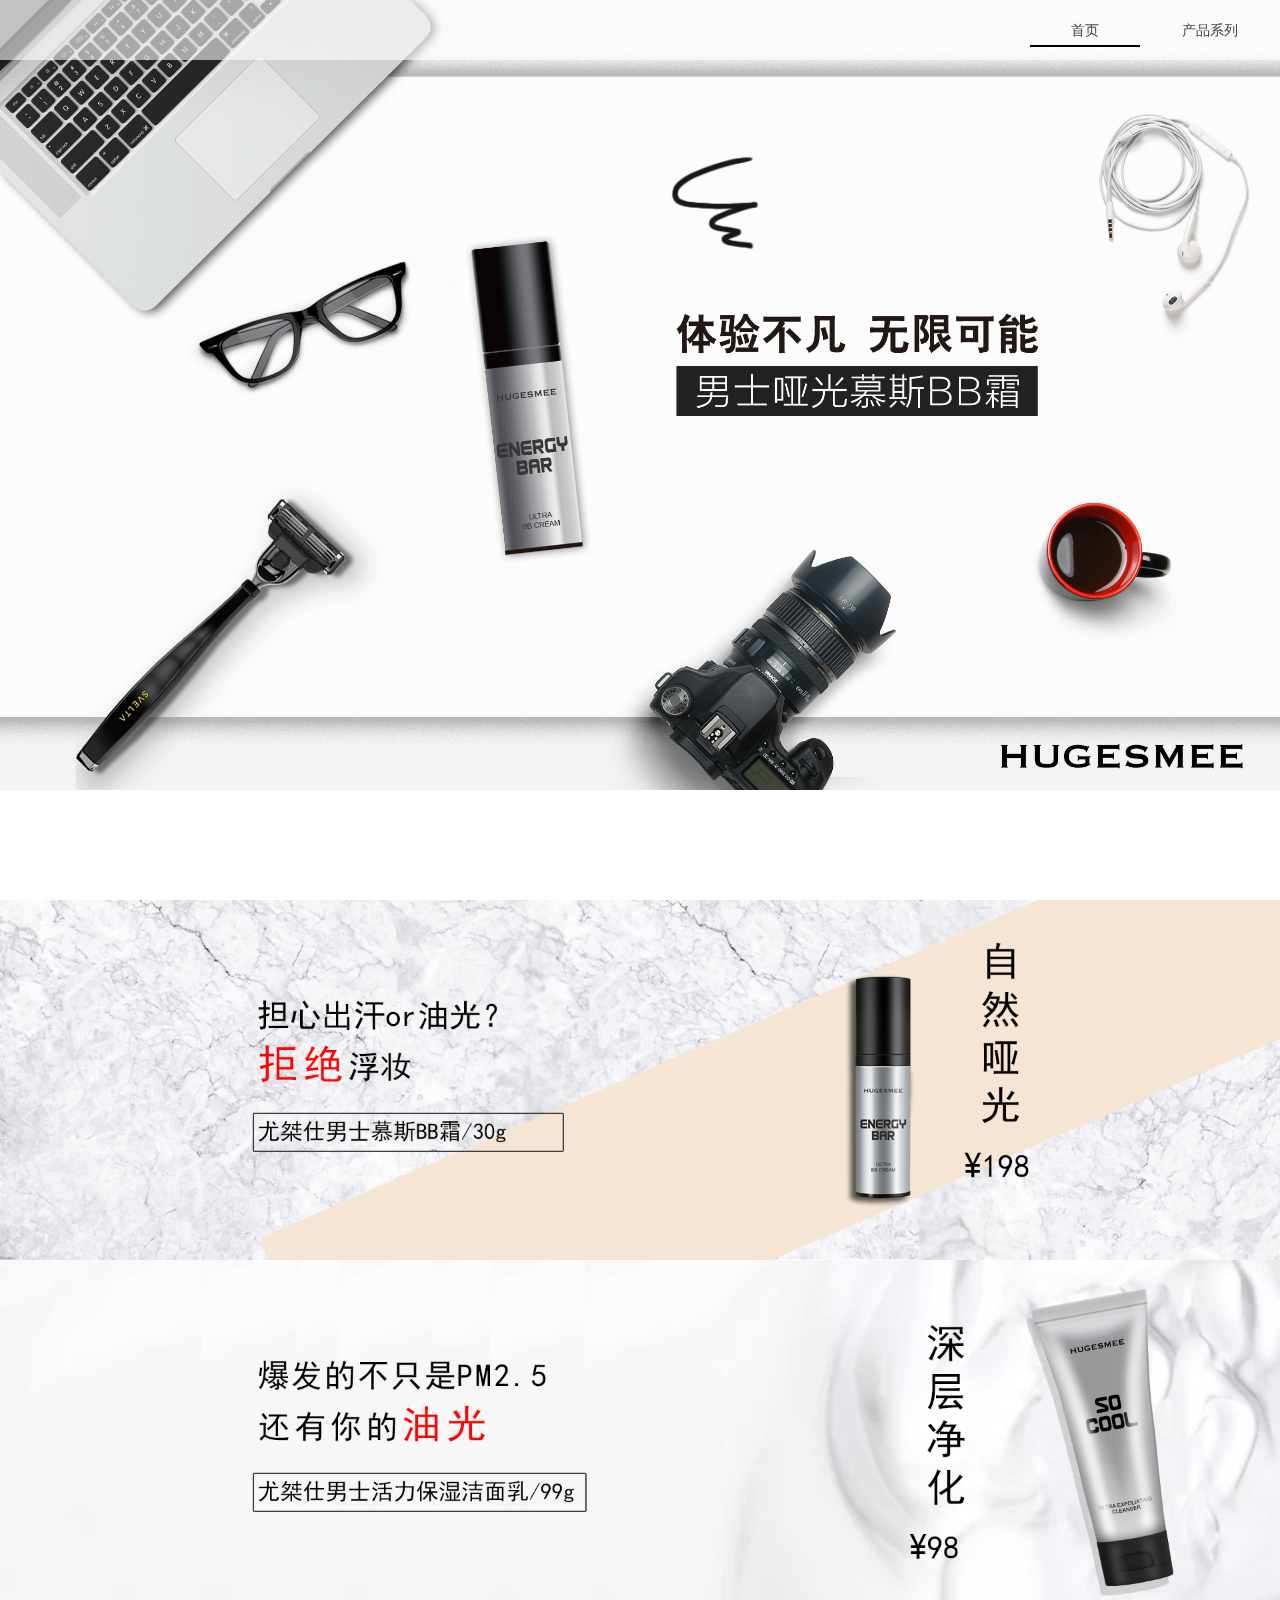
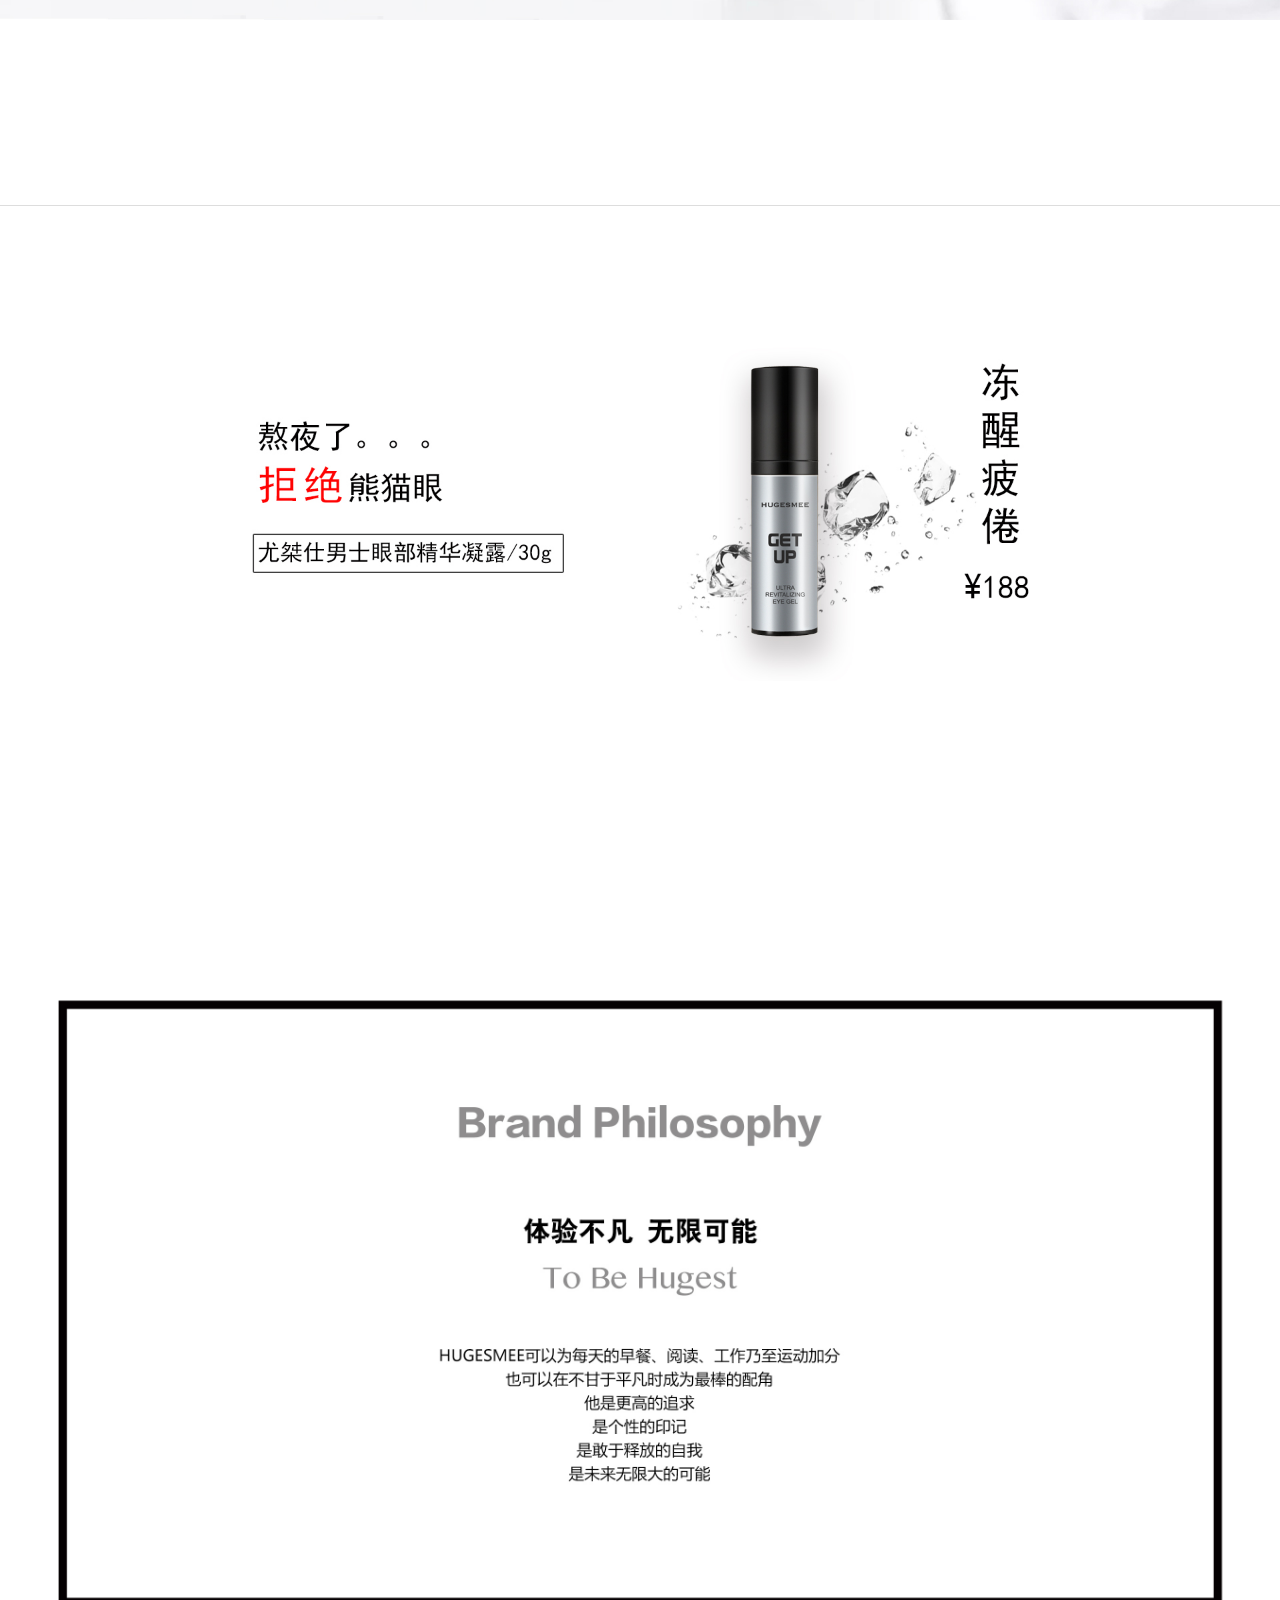
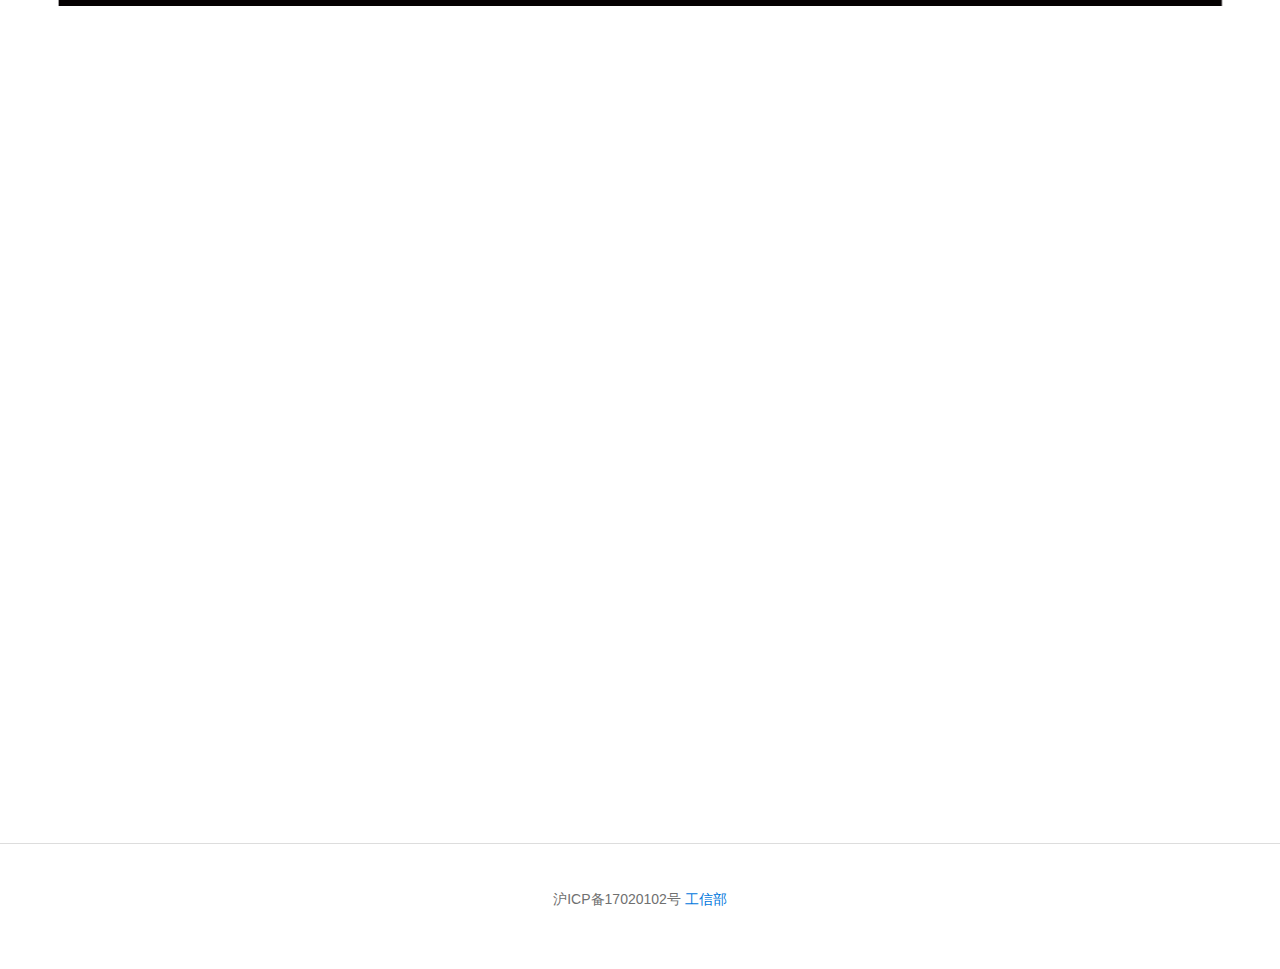
<file: index.html>
<!DOCTYPE html>
<html>
<head>
    <META http-equiv="X-UA-Compatible" content="IE=9" />
    <meta http-equiv="Content-Type" content="text/html; charset=utf-8" />
    <meta http-equiv="Access-Control-Allow-Origin" content="*">
    <meta content="HUGESMEE是路铂国际贸易(上海)有限公司旗下的男士护肤品牌，倡导男士不凡生活新主张的品牌理念，提供适合男士的精致产品。秉承自然 舒适的护肤态度，让生活释放自由与真我。" name="Description" />
    <meta content="Hugesmee,尤桀仕,男士BB霜,男士洁面乳,男士护肤,男士化妆,勇敢在一起,小麦色,裸妆" name="Keywords" />
    <meta content="HUGESMEE是路铂国际贸易(上海)有限公司旗下的男士护肤品牌，倡导男士不凡生活新主张的品牌理念，提供适合男士的精致产品。秉承自然 舒适的护肤态度，让生活释放自由与真我。" name="searchtitle" />
    <meta content="all" name="robots" />
    <meta name="renderer" content="webkit">
    <link rel="shortcut icon" href="favicon.ico">
    <title>HUGESMEE官网—男士不凡生活新主张</title>
    <script src="js/jquery-1.11.2.min.js"></script>
    <link rel="stylesheet" href="css/uikit.almost-flat.min.css" />
    <link rel="stylesheet" href="css/components/sticky.min.css" />
    <script src="js/uikit.min.js"></script>
    <script src="js/components/sticky.min.js"></script>
    <script src="js/components/parallax.min.js"></script>
    <style type="text/css">
        body{
            /*font-family: "黑体"*/
        }
        .menu_bg{
            position: fixed;
            width:100%;
            height: 60px;
            z-index: 998;
            background: white;
            filter:alpha(opacity=60);
            -moz-opacity:0.6;
            -khtml-opacity: 0.6;
            opacity: 0.6;
            /*border:1px red  solid;*/
        }
        .menu ul{
            position: fixed;
            right:0;
            top:0;
            padding:0 0 0 0;
            height: 30px;
            /*background: #EEEEEE*/
            width: 100%;
            z-index: 999;
            /*background: #CCCCCC;*/
        }
        .menu ul li{
            float:right;
            width: 100px;
            list-style: none;
            text-align: center;
            padding:5px;
            margin-right:15px ;
        }
        .menu ul li:hover{
            border-bottom: 2px black solid;
            cursor: pointer;
            font-weight: bold;
        }
        .active{
            border-bottom: 2px black solid;
        }
        .item {
            position: relative;
            /*padding-bottom: 47.97%;
            width: 100%;
            height: 0;
            background:url(images/banner.png)  fixed center center no-repeat;
            background-size:cover;
            border:1px white solid;
            background-attachment:scroll;
            z-index: -3;*/
        }
        .sp {
            /*position: relative;
            padding-bottom: 47.97%;
            width: 100%;
            height: 0;
            background:url(images/sp_bj.png)  fixed center center no-repeat;
            background-size:cover;
            border:1px white solid;
            margin-bottom: 100px;*/
            width: 100%;
            height: 600px;
            background:url(images/sp_bj.png)  fixed center center no-repeat;
        }
        .logo{
            position: relative;
            margin-top: 300px;
            width: 150px
        }
        .item1{
            height:auto;
            background: #FFFFFF;
            padding:100px 0 170px 0 ;
        }
        .product_title{
            color:#666666;
            margin-top: 350px;
            font-size: 1.85em;
            font-weight: bold;
        }
        .product_sub_tiltle{
            color:#999999;line-height:30px;font-size: 16px;
        }
        .mb{
            -webkit-text-shadow:#F9F9F9 1px 0 0,#F9F9F9 0 1px 0,#F9F9F9 -1px 0 0,#F9F9F9 0 -1px 0;
            -moz-text-shadow:#F9F9F9 1px 0 0,#F9F9F9 0 1px 0,#F9F9F9 -1px 0 0,#F9F9F9 0 -1px 0;
            text-shadow:#F9F9F9 1px 0 0,#F9F9F9 0 1px 0,#F9F9F9 -1px 0 0,#F9F9F9 0 -1px 0;
            *filter: Glow(Color=#000, Strength=1);
        }
        .sp_player{
            /*margin-top: 4em;*/
        }
        .bottom{
            color:#707070;
        }
        .price{font-size: 4em;color:#bb9f77;}
        .button{width: 12%;background: black;height: 40px;line-height: 40px;color:white;float: auto;margin-top: 30px;cursor: pointer;}
        #i1{z-index: 0;position: relative;}
        #i2{z-index: 997;height: auto;position: relative; background: white}
    </style>
</head>

<body>

<nav class="uk-width-1-1 menu">
    <div class="menu_bg"></div>
    <ul>
        <li onclick="goUrl('about.html')">产品系列</li>
        <!--<li onclick="goUrl('http://anymood2016.taobao.com')">品牌专区</li>-->
        <li class="active">首页</li>
    </ul>
</nav>
<div class="uk-width-1-1 uk-text-center item" style="" id="i1">
    <a href="" target="_blank"><img src="images/banner.png"></a>
</div>
<div  id="i2">
    <div class="uk-width-1-1 uk-text-center item1" data-uk-scrollspy="{cls:'uk-animation-fade', target:'.my-class', delay:500}">
        <a href="" target="_blank"><img class="my-class" src="images/bb.jpg" width="" alt=""></a>
        <img src="images/KV3.jpg" alt="" width="">
        <!-- <h1 class="product_title my-class">用我们的BB霜<br />你可以特别自豪地说：老娘是直男</h1>
        <h4 class="product_sub_tiltle my-class"> 意大利化妆品名厂莹特丽出品，更细腻的粉质，更清爽的质地，<br />更适合男士的专属BB霜配方<br />自然妆感，遮盖瑕疵，不遮男人味。轻轻一抹，即刻拥有好肤色</h4> -->
    </div>
    <hr />
    <div class="uk-width-1-1 uk-text-center item1">
        <a href="" target="_blank"><img src="images/jm.jpg" alt=""></a>
        <br>
        <!-- <img src="images/KV5.jpg" alt="" width=""> -->
    </div>
    <div class="uk-width-1-1 uk-text-center item1">
        <a href="" target="_blank"><img src="images/xz.jpg" alt=""></a>
        <br>
        <!-- <img src="images/KV7.jpg" alt="" width=""> -->
    </div>
    <div class="uk-width-1-1 uk-text-center sp uk-vertical-align uk-height-1-1" id="i3">
        <!-- <div class="uk-width-1-2 uk-container-center uk-vertical-align-middle sp_player"><embed src="http://player.youku.com/player.php/sid/XMTM5NDIyNDY4OA==/v.swf" allowFullScreen="true" quality="high" width="640" height="400" align="middle" allowScriptAccess="always" type="application/x-shockwave-flash"></embed></div> -->
    </div>
    <hr />
    <!-- <div class="uk-width-1-1 uk-grid uk-text-center uk-margin-top bottom" style="padding-top:40px;">
        <div class="uk-width-1-4">微信:<a href="#wechat" data-uk-modal>HUGESMEE</a></div>
        <div class="uk-width-1-4">微博:</div>
        <div class="uk-width-1-4">合作:<a href="mailto:samuel.wang@hugesmee.com">samuel.wang@hugesmee.com</a></div>
        <div class="uk-width-1-4">电话:</div>
    </div> -->

    <div class="uk-width-1-1 uk-text-center uk-margin-top bottom" style="padding:30px 0 60px 0;">
         沪ICP备17020102号&nbsp;<a href="http://www.miitbeian.gov.cn/" target="_blank">工信部</a>
    </div>
</div>


<!-- 模态对话框 -->
<div id="wechat" class="uk-modal">
    <div class="uk-modal-dialog uk-modal-dialog-lightbox uk-text-center">
        <a href="" class="uk-modal-close uk-close uk-close-alt"></a>
        <img src="images/qrcode.jpg" alt=""><br />
        <h2>扫码关注我们微信服务号</h2>
    </div>
</div>

<script type="text/javascript">
    var sceneBack = document.getElementById('i1'),
            sceneCenter = document.getElementById('i2');
    // var i3 = document.getElementById('i3');

    var old_top1 = 0;
    old_top2 = 10;
    // var old_top3 = 4000;

    addEvent(window,'scroll',onScroll);
    onScroll();

    function onScroll(e){
        var scrollTop = document.documentElement.scrollTop || document.body.scrollTop;
        sceneBack.style.top = old_top1+scrollTop*.9+'px';
        sceneCenter.style.top = old_top2+scrollTop*.3+'px';
        // i3.style.top = old_top3+scrollTop*.5+'px';
    }

    function addEvent(eventTarget, eventType, eventHandler) {
        if (eventTarget.addEventListener) {
            eventTarget.addEventListener(eventType, eventHandler, false);
        } else {
            if (eventTarget.attachEvent) {
                eventType = "on" + eventType;
                eventTarget.attachEvent(eventType, eventHandler);
            } else {
                eventTarget["on" + eventType] = eventHandler;
            }
        }
    }
    function goUrl(url){
        window.location.href=url;
    }
</script>

</body>
</html>
</file>
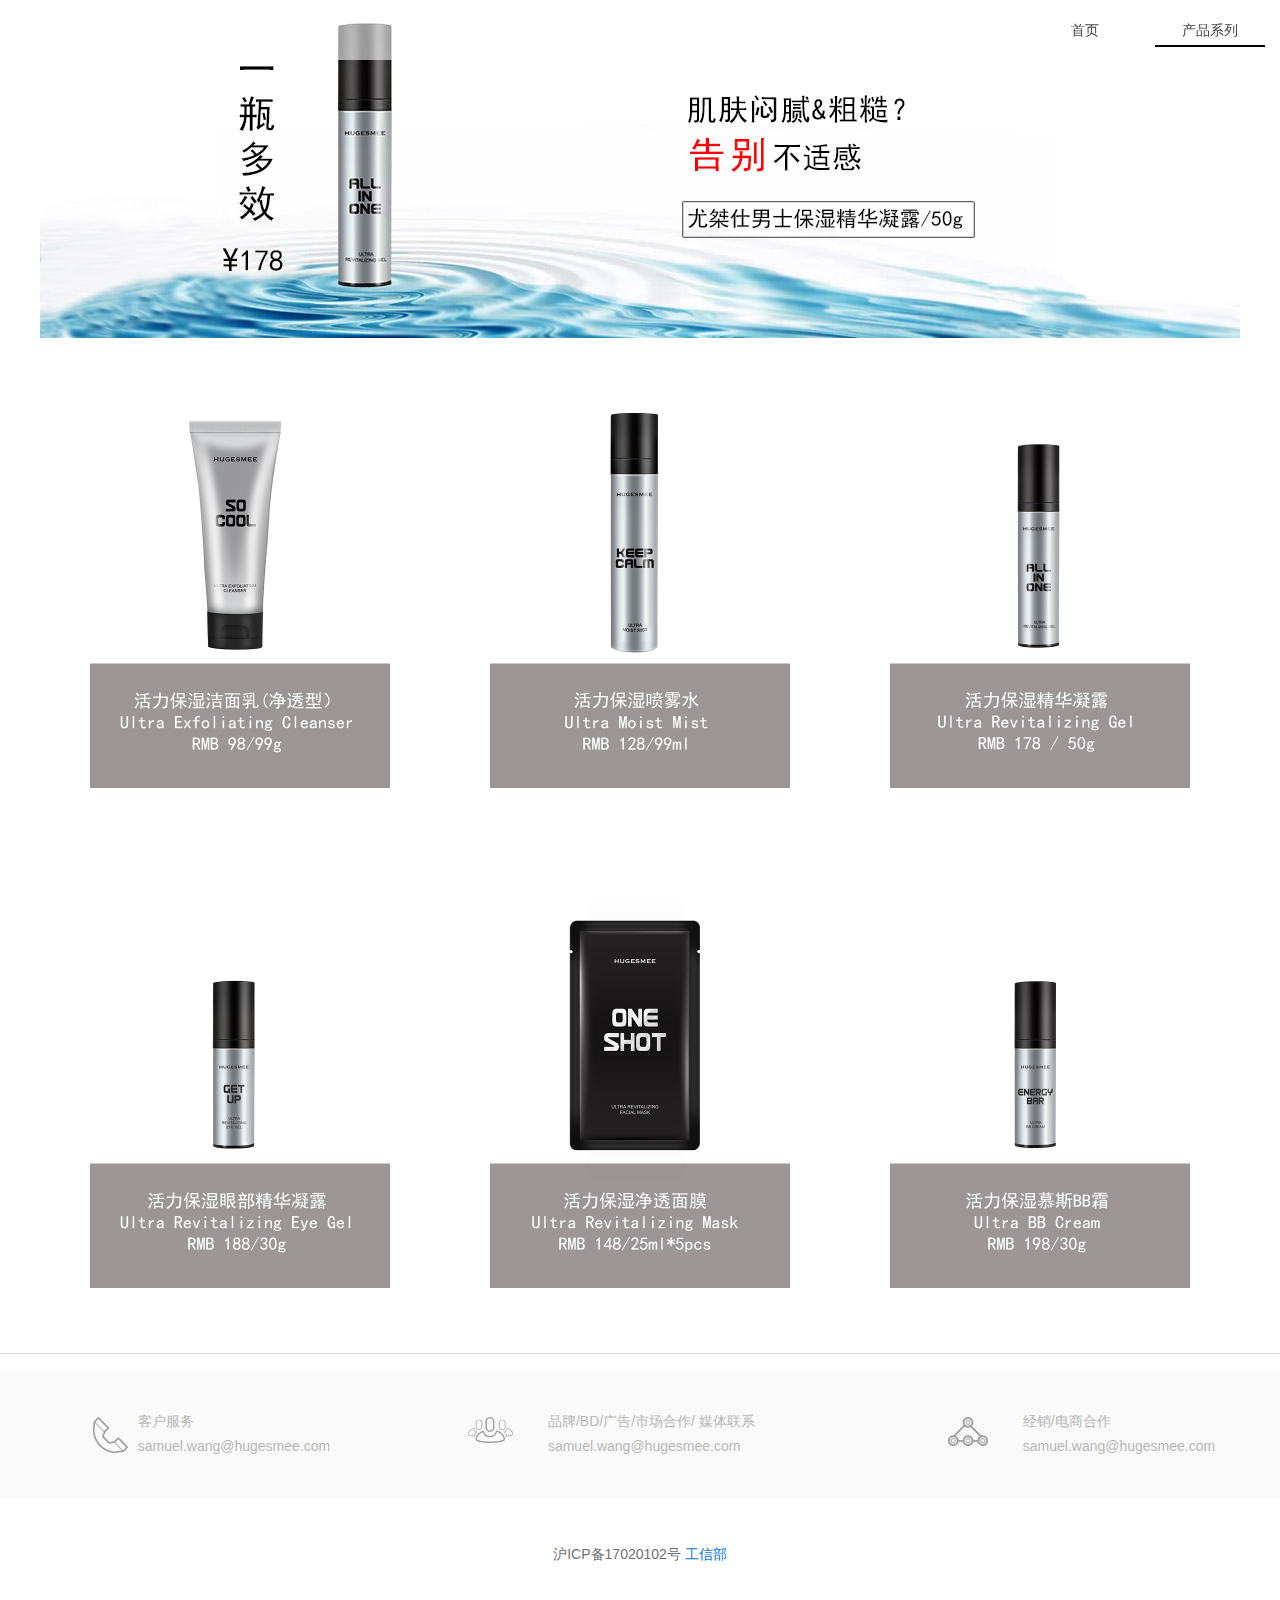
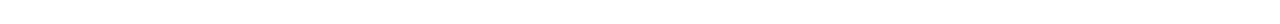
<file: about.html>
<!DOCTYPE html>
<html>
<head>
    <META http-equiv="X-UA-Compatible" content="IE=9" />
    <meta http-equiv="Content-Type" content="text/html; charset=utf-8" />
    <meta http-equiv="Access-Control-Allow-Origin" content="*">
    <meta content="HUGESMEE是路铂国际贸易(上海)有限公司旗下的男士护肤品牌，倡导男士不凡生活新主张的品牌理念，提供适合男士的精致产品。秉承自然 舒适的护肤态度，让生活释放自由与真我。" name="Description" />
    <meta content="Hugesmee,尤桀仕,男士BB霜,男士洁面乳,男士护肤,男士化妆,勇敢在一起,小麦色,裸妆" name="Keywords" />
    <meta content="HUGESMEE是路铂国际贸易(上海)有限公司旗下的男士护肤品牌，倡导男士不凡生活新主张的品牌理念，提供适合男士的精致产品。秉承自然 舒适的护肤态度，让生活释放自由与真我。" name="searchtitle" />

    <meta content="all" name="robots" />
    <meta name="renderer" content="webkit">
    <link rel="shortcut icon" href="favicon.ico">
    <title>HUGESMEE官网—男士不凡生活新主张</title>
    <script src="js/jquery-1.11.2.min.js"></script>
    <link rel="stylesheet" href="css/uikit.almost-flat.min.css" />
    <link rel="stylesheet" href="css/about.css" />
    <script src="js/uikit.min.js"></script>
    <style type="text/css">
        body{
            /*font-family: "黑体"*/
        }
        .menu_bg{
            position: fixed;
            width:100%;
            height: 60px;
            z-index: 998;
            background: white;
            filter:alpha(opacity=60);
            -moz-opacity:0.6;
            -khtml-opacity: 0.6;
            opacity: 0.6;
            /*border:1px red  solid;*/
        }
        .menu ul{
            position: fixed;
            right:0;
            top:0;
            padding:0 0 0 0;
            height: 30px;
            /*background: #EEEEEE*/
            width: 100%;
            z-index: 999;
            /*background: #CCCCCC;*/
        }
        .menu ul li{
            float:right;
            width: 100px;
            list-style: none;
            text-align: center;
            padding:5px;
            margin-right:15px ;
        }
        .menu ul li:hover{
            border-bottom: 2px black solid;
            cursor: pointer;
            font-weight: bold;
        }
        .active{
            border-bottom: 2px black solid;
        }
        .item {
            position: relative;
            padding-bottom: 58.97%;
            width: 100%;
            height: 0;
            background:url(images/stone.png) fixed center center no-repeat;
            background-size:cover;
            border:1px white solid;
            background-attachment:scroll;
            z-index: -3;
        }
        .sp {
            position: relative;
            padding-bottom: 47.97%;
            width: 100%;
            height: 0;
            background:url(images/sp_bj.png)  fixed center center no-repeat;
            background-size:cover;
            border:1px white solid;
            margin-bottom: 100px;
        }
        .logo{
            position: relative;
            margin-top: 300px;
            width: 150px
        }
        .item1{
            height:auto;
            background: #FFFFFF;
            padding:70px 0 70px 0 ;
        }
        .product_title{
            color:#4d4d4d;
        }
        .product_sub_tiltle{
            color:#979797;line-height:30px;margin-top:70px
        }
        .about_title{
            color:#979797;
            border: lighter;
            font-size: 5em;
        }
        .about_sub_tiltle{
            color:#4d4d4d;line-height:30px;margin-top:70px
        }
        .mb{
            -webkit-text-shadow:#F9F9F9 1px 0 0,#F9F9F9 0 1px 0,#F9F9F9 -1px 0 0,#F9F9F9 0 -1px 0;
            -moz-text-shadow:#F9F9F9 1px 0 0,#F9F9F9 0 1px 0,#F9F9F9 -1px 0 0,#F9F9F9 0 -1px 0;
            text-shadow:#F9F9F9 1px 0 0,#F9F9F9 0 1px 0,#F9F9F9 -1px 0 0,#F9F9F9 0 -1px 0;
            *filter: Glow(Color=#000, Strength=1);
        }
        .sp_player{
            margin-top: 4em;
        }
        .bottom{
            color:#707070;
        }
        .h1{font-size: 3em;}
        .price{font-size: 4em;color:#bb9f77;}
        .button{width: 12%;background: black;height: 40px;line-height: 40px;color:white;float: auto;margin-top: 30px;cursor: pointer;}
        /*视差滚动两个容器*/
        #i1{z-index: 0;position: relative;}
        #i2{z-index: 997;height: auto;position: relative; background: white}
        /*标题两边短线*/
        .short-line{ display: block; width: 70px; height: 20px; border-bottom: 2px #eeeeee solid;}
        .float-left{float: left}
        .float-right{float: right}
        /*圆形边框 */
        .border-radius{border-radius:50%; border:7px #e3e3e3 solid;}
        .about-image{margin-top: 4em; width: 40%}
        .icon{padding-top:8px;}
        .icon-text{line-height: 1.8em;color:#b6b6b6;}
    </style>
</head>

<body>
<nav class="uk-width-1-1 menu">
    <div class="menu_bg"></div>
    <ul>
        <li class="active">产品系列</li>
        <!--<li onclick="goUrl('http://anymood2016.taobao.com')">产品购买</li>-->
        <li onclick="goUrl('index.html')">首页</li>
    </ul>
</nav>

<div  id="i2">
  <div class="new-banner">
  </div>
  <div class="product-frame">
    <div class="product-item-n">
      <img src="images/img_n_1.jpg">
    </div>
    <div class="product-item-n">
      <img src="images/img_n_2.jpg">
    </div>
    <div class="product-item-n">
      <img src="images/img_n_3.jpg">
    </div>
    <div class="product-item-n">
      <img src="images/img_n_4.jpg">
    </div>
    <div class="product-item-n">
      <img src="images/img_n_5.jpg">
    </div>
    <div class="product-item-n">
      <img src="images/img_n_6.jpg">
    </div>
    <!-- <div class="product-item">
      <div class="product-top">
        <img src="images/img_p_1.jpg">
      </div>
      <div class="product-bottom">
        活力保湿洁面乳(净透型) <br>
        Ultra Exfoliating Cleanser<br>
        RMB 118/99g<br>
      </div>
    </div>

    <div class="product-item">
      <div class="product-top">
        <img src="images/img_p_2.jpg">
      </div>
      <div class="product-bottom">
        活力保湿喷雾水<br>
        Ultra Moist Mist<br>
        RMB 138/99ml<br>
      </div>
    </div>

    <div class="product-item">
      <div class="product-top">
        <img src="images/img_p_3.jpg">
      </div>
      <div class="product-bottom">
        活力保湿精华凝露<br>
        Ultra Revitalizing Gel<br>
        RMB 178/50g<br>
      </div>
    </div>
    <div class="product-item">
      <div class="product-top">
        <img src="images/img_p_4.jpg">
      </div>
      <div class="product-bottom">
        活力保湿眼部精华凝露<br>
        Ultra Revitalizing Eye Gel<br>
        RMB 178/30g<br>
      </div>
    </div>

    <div class="product-item">
      <div class="product-top">
        <img src="images/img_p_5.jpg">
      </div>
      <div class="product-bottom">
        活力保湿净透面膜 <br>
        Ultra Revitalizing Mask<br>
        RMB 148/25ml*5pcs<br>
      </div>
    </div>

    <div class="product-item">
      <div class="product-top">
        <img src="images/img_p_6.jpg">
      </div>
      <div class="product-bottom">
        活力保湿慕斯BB霜 <br>
        Ultra BB Cream<br>
        RMB 198/30g<br>
      </div>
    </div> -->

      <div class="clear"></div>
  </div>



    <hr />
    <div class="uk-grid uk-text-left uk-margin-top bottom" style="padding:40px 0 40px 0; background:#FAFAFA">
        <div class="uk-width-1-3">
            <div class="uk-grid uk-grid-small">
                <div class="uk-width-1-3 uk-text-right icon">
                    <span><img src="images/icon-phone.png" style="width:35px"></span>
                </div>
                <div class="uk-width-2-3 icon-text" >客户服务<br />samuel.wang@hugesmee.com</div>

            </div>
        </div>
        <div class="uk-width-1-3">
            <div class="uk-grid">
                <div class="uk-width-1-4 uk-text-right icon">
                    <span><img src="images/icon-2.png" style="width:45px"></span>
                </div>
                <div class="uk-width-3-4 icon-text">品牌/BD/广告/市场合作/ 媒体联系<br />
                    samuel.wang@hugesmee.com</div>

            </div>
        </div>
        <div class="uk-width-1-3">
            <div class="uk-grid">
                <div class="uk-width-1-3 uk-text-right icon">
                    <span><img src="images/icon-3.png" style="width:40px"></span>
                </div>
                <div class="uk-width-2-3 icon-text">经销/电商合作<br />samuel.wang@hugesmee.com</div>

            </div>
        </div>
    </div>
    <!-- <div class="uk-width-1-1 uk-grid uk-text-center uk-margin-top bottom" style="padding-top:40px;">
        <div class="uk-width-1-4">微信:<a href="#wechat" data-uk-modal>HUGESMEE</a></div>
        <div class="uk-width-1-4">微博:</div>
        <div class="uk-width-1-4">合作:<a href="mailto:samuel.wang@hugesmee.com">samuel.wang@hugesmee.com</a></div>
        <div class="uk-width-1-4">电话:</div>
    </div> -->

    <div class="uk-width-1-1 uk-text-center uk-margin-top bottom" style="padding:30px 0 60px 0;">
        沪ICP备17020102号&nbsp;<a href="http://www.miitbeian.gov.cn/" target="_blank">工信部</a>
    </div>
</div>


<!-- 模态对话框 -->
<div id="wechat" class="uk-modal">
    <div class="uk-modal-dialog uk-modal-dialog-lightbox uk-text-center">
        <a href="" class="uk-modal-close uk-close uk-close-alt"></a>
        <img src="images/qrcode.jpg" alt=""><br />
        <h2>扫码关注我们微信服务号</h2>
    </div>
</div>

<script type="text/javascript">
    var sceneBack = document.getElementById('i1'),
            sceneCenter = document.getElementById('i2');

    var old_top1 = 0;
    old_top2 = 10;

    addEvent(window,'scroll',onScroll);
    onScroll();

    function onScroll(e){
        var scrollTop = document.documentElement.scrollTop || document.body.scrollTop;
        sceneBack.style.top = old_top1+scrollTop*.9+'px';
        sceneCenter.style.top = old_top2+scrollTop*.2+'px';
    }

    function addEvent(eventTarget, eventType, eventHandler) {
        if (eventTarget.addEventListener) {
            eventTarget.addEventListener(eventType, eventHandler, false);
        } else {
            if (eventTarget.attachEvent) {
                eventType = "on" + eventType;
                eventTarget.attachEvent(eventType, eventHandler);
            } else {
                eventTarget["on" + eventType] = eventHandler;
            }
        }
    }
    function goUrl(url){
        window.location.href=url;
    }
</script>

</body>
</html>
</file>
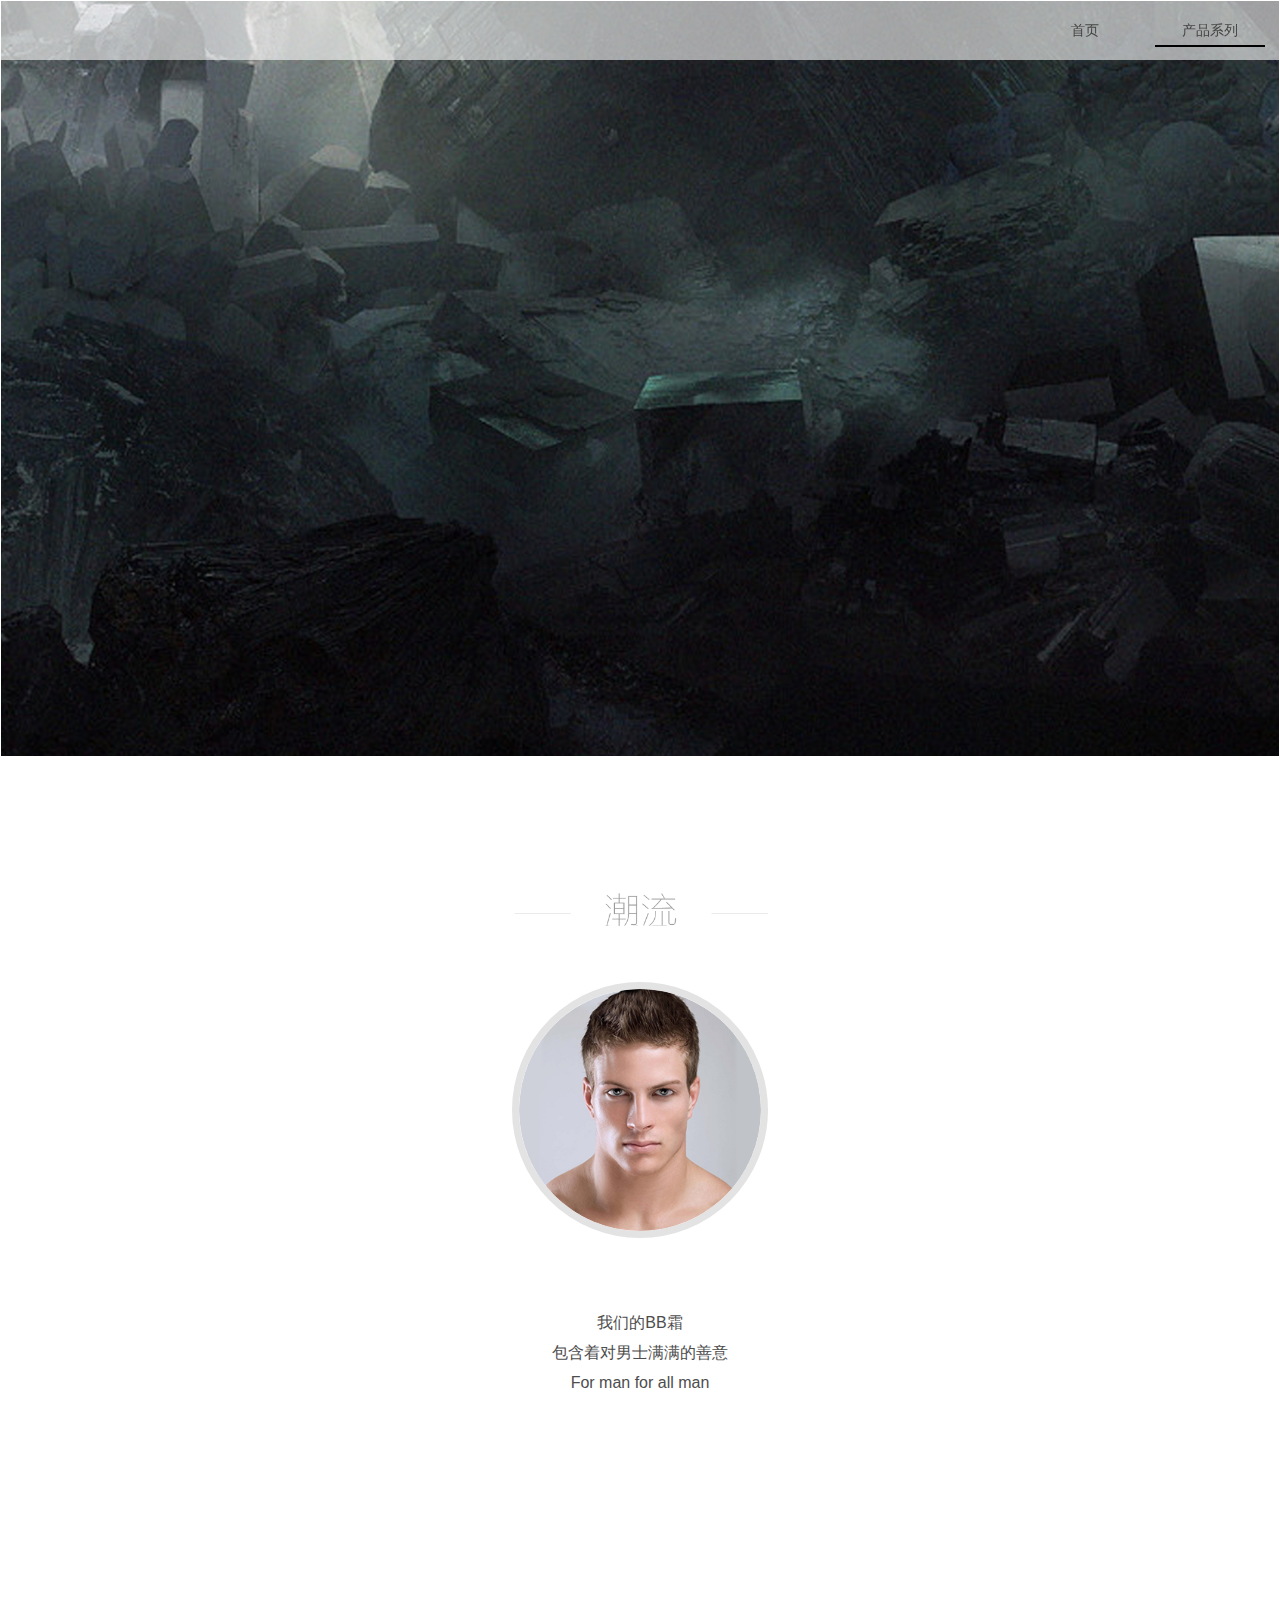
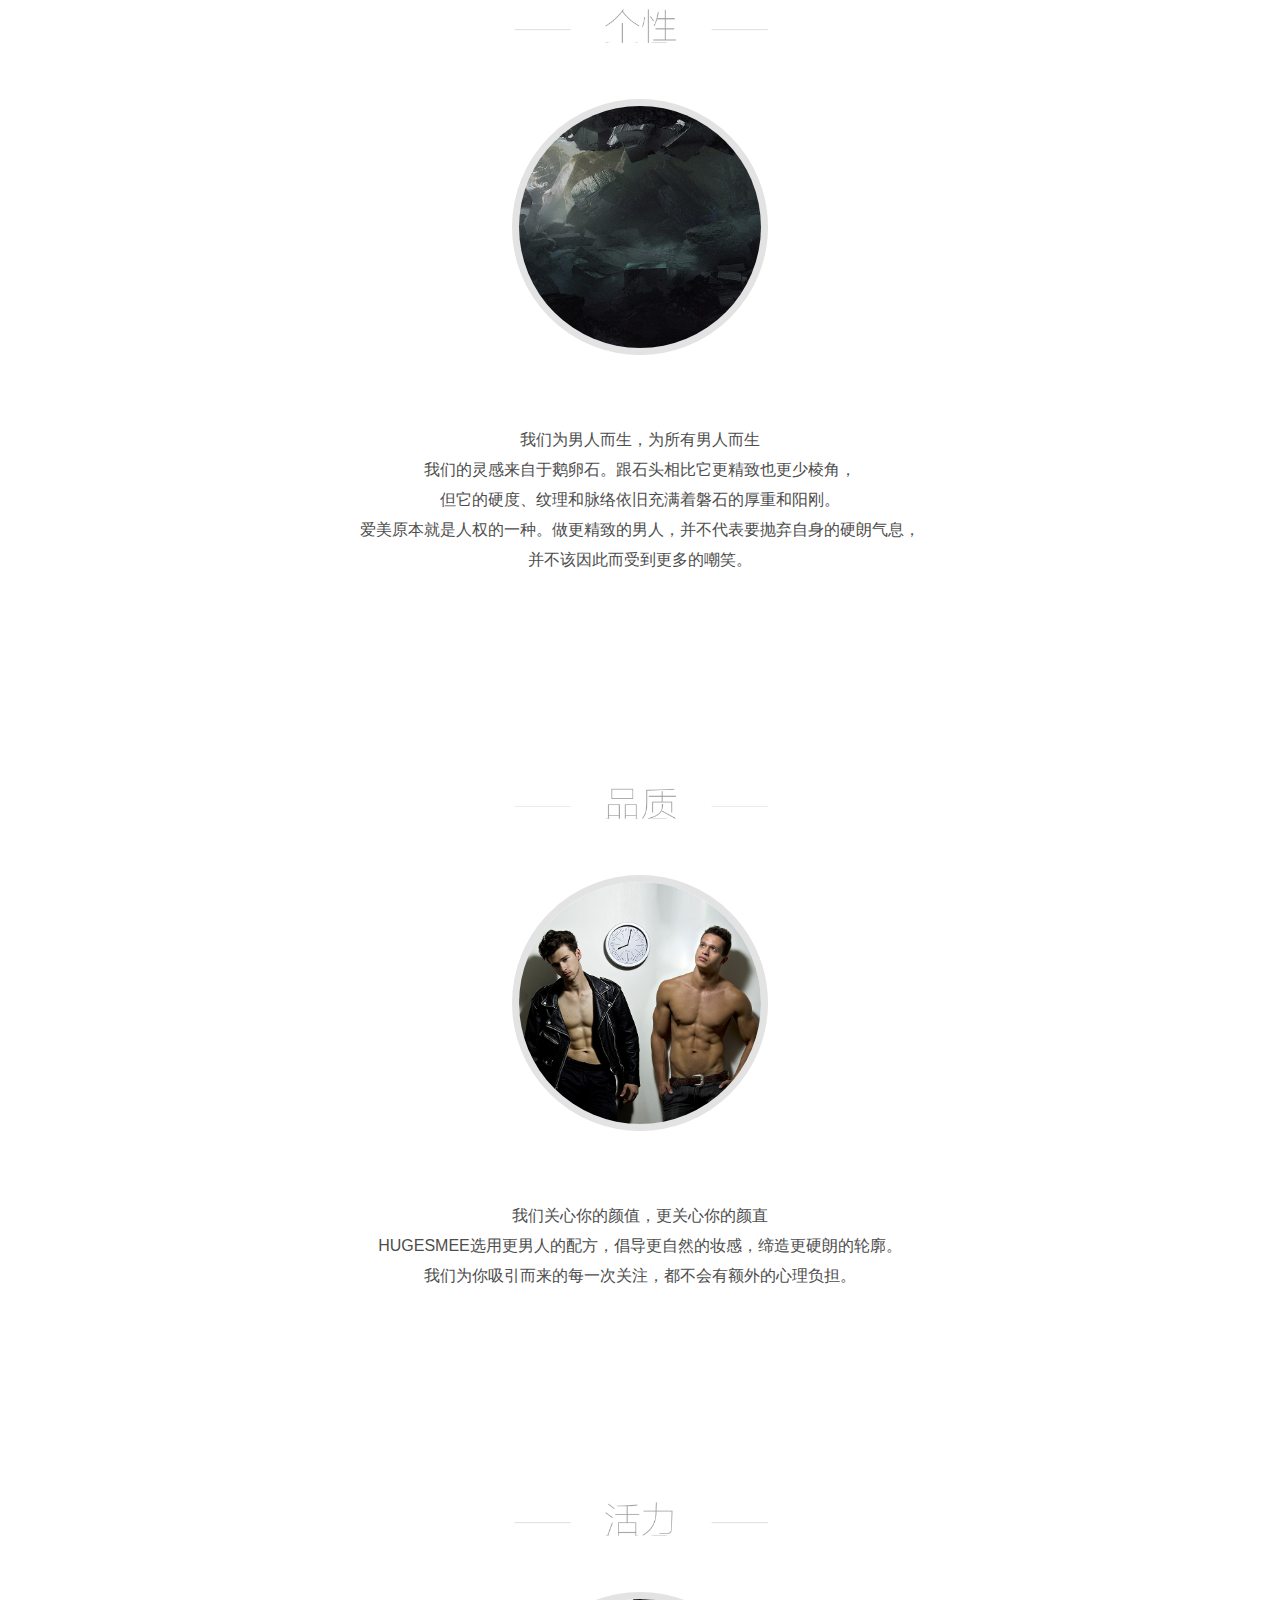
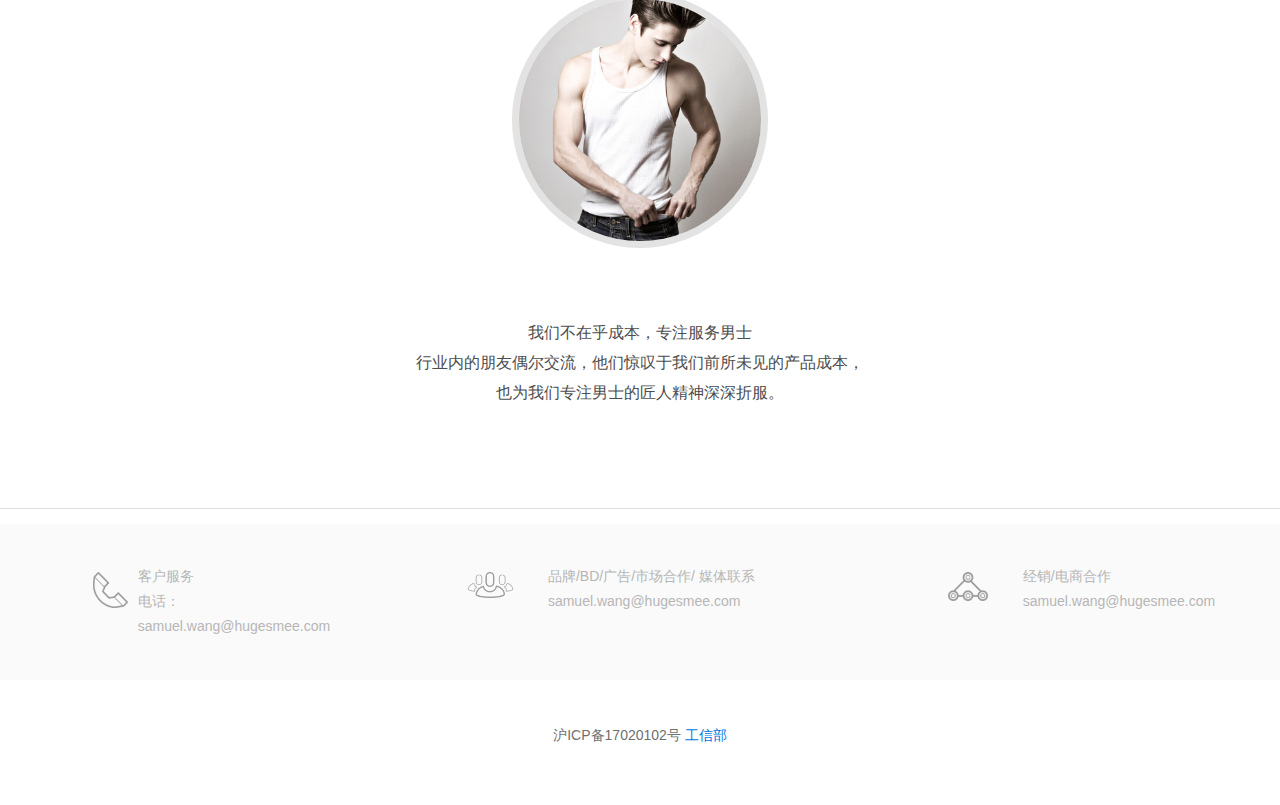
<file: about_old.html>
<!DOCTYPE html>
<html>
<head>
    <META http-equiv="X-UA-Compatible" content="IE=9" />
    <meta http-equiv="Content-Type" content="text/html; charset=utf-8" />
    <meta http-equiv="Access-Control-Allow-Origin" content="*">
    <meta content="男士护肤品牌，以自然服帖的男士修颜产品闻名。团队主创来自于著名化妆品电商上市公司,秉承For Man For All Man的研发理念，依托世界顶级化妆品制造商Intercos，以及瑞士CRB研发中心，坚信爱美不是女权，是人权，致力于打造真正适合男性的护肤产品。比轩谛好,比尊蓝好，比欧莱雅好" name="Description" />
    <meta content="Hugesmee,男士BB霜,男士洁面乳,男士护肤,男士化妆,勇敢在一起,小麦色,裸妆" name="Keywords" />
    <meta content="目前有调色BB霜，单色BB霜，补妆吸油纸，男士洁面膏等男士专业产品，发布了勇敢在一起品牌形象视频" name="searchtitle" />
    <meta content="all" name="robots" />
    <meta name="renderer" content="webkit">
    <title>HUGESMEE官网—男士不凡生活新主张</title>
    <script src="js/jquery-1.11.2.min.js"></script>
    <link rel="stylesheet" href="css/uikit.almost-flat.min.css" />
    <script src="js/uikit.min.js"></script>
    <style type="text/css">
        body{
            /*font-family: "黑体"*/
        }
        .menu_bg{
            position: fixed;
            width:100%;
            height: 60px;
            z-index: 998;
            background: white;
            filter:alpha(opacity=60);
            -moz-opacity:0.6;
            -khtml-opacity: 0.6;
            opacity: 0.6;
            /*border:1px red  solid;*/
        }
        .menu ul{
            position: fixed;
            right:0;
            top:0;
            padding:0 0 0 0;
            height: 30px;
            /*background: #EEEEEE*/
            width: 100%;
            z-index: 999;
            /*background: #CCCCCC;*/
        }
        .menu ul li{
            float:right;
            width: 100px;
            list-style: none;
            text-align: center;
            padding:5px;
            margin-right:15px ;
        }
        .menu ul li:hover{
            border-bottom: 2px black solid;
            cursor: pointer;
            font-weight: bold;
        }
        .active{
            border-bottom: 2px black solid;
        }
        .item {
            position: relative;
            padding-bottom: 58.97%;
            width: 100%;
            height: 0;
            background:url(images/stone.png) fixed center center no-repeat;
            background-size:cover;
            border:1px white solid;
            background-attachment:scroll;
            z-index: -3;
        }
        .sp {
            position: relative;
            padding-bottom: 47.97%;
            width: 100%;
            height: 0;
            background:url(images/sp_bj.png)  fixed center center no-repeat;
            background-size:cover;
            border:1px white solid;
            margin-bottom: 100px;
        }
        .logo{
            position: relative;
            margin-top: 300px;
            width: 150px
        }
        .item1{
            height:auto;
            background: #FFFFFF;
            padding:70px 0 70px 0 ;
        }
        .product_title{
            color:#4d4d4d;
        }
        .product_sub_tiltle{
            color:#979797;line-height:30px;margin-top:70px
        }
        .about_title{
            color:#979797;
            border: lighter;
            font-size: 5em;
        }
        .about_sub_tiltle{
            color:#4d4d4d;line-height:30px;margin-top:70px
        }
        .mb{
            -webkit-text-shadow:#F9F9F9 1px 0 0,#F9F9F9 0 1px 0,#F9F9F9 -1px 0 0,#F9F9F9 0 -1px 0;
            -moz-text-shadow:#F9F9F9 1px 0 0,#F9F9F9 0 1px 0,#F9F9F9 -1px 0 0,#F9F9F9 0 -1px 0;
            text-shadow:#F9F9F9 1px 0 0,#F9F9F9 0 1px 0,#F9F9F9 -1px 0 0,#F9F9F9 0 -1px 0;
            *filter: Glow(Color=#000, Strength=1);
        }
        .sp_player{
            margin-top: 4em;
        }
        .bottom{
            color:#707070;
        }
        .h1{font-size: 3em;}
        .price{font-size: 4em;color:#bb9f77;}
        .button{width: 12%;background: black;height: 40px;line-height: 40px;color:white;float: auto;margin-top: 30px;cursor: pointer;}
        /*视差滚动两个容器*/
        #i1{z-index: 0;position: relative;}
        #i2{z-index: 997;height: auto;position: relative; background: white}
        /*标题两边短线*/
        .short-line{ display: block; width: 70px; height: 20px; border-bottom: 2px #eeeeee solid;}
        .float-left{float: left}
        .float-right{float: right}
        /*圆形边框 */
        .border-radius{border-radius:50%; border:7px #e3e3e3 solid;}
        .about-image{margin-top: 4em; width: 40%}
        .icon{padding-top:8px;}
        .icon-text{line-height: 1.8em;color:#b6b6b6;}
    </style>
</head>

<body>
<nav class="uk-width-1-1 menu">
    <div class="menu_bg"></div>
    <ul>
        <li class="active">产品系列</li>
        <!--<li onclick="goUrl('http://anymood2016.taobao.com')">产品购买</li>-->
        <li onclick="goUrl('index.html')">首页</li>
    </ul>
</nav>
<div class="uk-width-1-1 uk-text-center item" style="" id="i1">

    <div><div class="uk-container-center"  data-uk-scrollspy="{cls:'uk-animation-scale-up', repeat: true, delay:500}" style="margin-top:20%;width:12em"><img src="images/logo.png" /></div></div>
</div>
<div  id="i2">
    <div class="uk-width-1-2 uk-container-center uk-text-center item1" data-uk-scrollspy="{cls:'uk-animation-fade', target:'.my-class', delay:500}">
        <img src="images/shanyi.png" class="about-image" /> <br />
        <img class="my-class uk-border-circle border-radius about-image" style="" src="images/about1.png" alt="">

        <h4 class="about_sub_tiltle my-class">我们的BB霜<br />包含着对男士满满的善意<br />For man for all man</h4>
    </div>


    <div class="uk-width-1-2 uk-container-center uk-text-center item1" data-uk-scrollspy="{cls:'uk-animation-fade', target:'.my-class', delay:500}">
        <img src="images/linggan.png" class="about-image" /> <br />
        <img class="my-class uk-border-circle border-radius about-image " style="" src="images/about2.png" width="500" alt="">

        <h4 class="about_sub_tiltle my-class">我们为男人而生，为所有男人而生<br />我们的灵感来自于鹅卵石。跟石头相比它更精致也更少棱角，<br />但它的硬度、纹理和脉络依旧充满着磐石的厚重和阳刚。<br/>爱美原本就是人权的一种。做更精致的男人，并不代表要抛弃自身的硬朗气息，<br/>并不该因此而受到更多的嘲笑。</h4>
    </div>


    <div class="uk-width-1-2 uk-container-center uk-text-center item1" data-uk-scrollspy="{cls:'uk-animation-fade', target:'.my-class', delay:500}">
        <img src="images/yanzhi.png" class="about-image" /> <br />
        <img class="my-class uk-border-circle border-radius about-image " style="" src="images/about3.png" width="500" alt="">

        <h4 class="about_sub_tiltle my-class">我们关心你的颜值，更关心你的颜直<br />HUGESMEE选用更男人的配方，倡导更自然的妆感，缔造更硬朗的轮廓。<br />我们为你吸引而来的每一次关注，都不会有额外的心理负担。</h4>
    </div>


    <div class="uk-width-1-2 uk-container-center uk-text-center item1" data-uk-scrollspy="{cls:'uk-animation-fade', target:'.my-class', delay:500}">
        <img src="images/zhuanzhu.png" class="about-image" /> <br />
        <img class="my-class uk-border-circle border-radius about-image " style="" src="images/about4.png" width="500" alt="">

        <h4 class="about_sub_tiltle my-class">我们不在乎成本，专注服务男士<br />行业内的朋友偶尔交流，他们惊叹于我们前所未见的产品成本，<br />也为我们专注男士的匠人精神深深折服。</h4>
    </div>
    <hr />
    <div class="uk-grid uk-text-left uk-margin-top bottom" style="padding:40px 0 40px 0; background:#FAFAFA">
        <div class="uk-width-1-3">
            <div class="uk-grid uk-grid-small">
                <div class="uk-width-1-3 uk-text-right icon">
                    <span><img src="images/icon-phone.png" style="width:35px"></span>
                </div>
                <div class="uk-width-2-3 icon-text" >客户服务<br />电话： <br />samuel.wang@hugesmee.com</div>

            </div>
        </div>
        <div class="uk-width-1-3">
            <div class="uk-grid">
                <div class="uk-width-1-4 uk-text-right icon">
                    <span><img src="images/icon-2.png" style="width:45px"></span>
                </div>
                <div class="uk-width-3-4 icon-text">品牌/BD/广告/市场合作/ 媒体联系<br />
                    samuel.wang@hugesmee.com</div>

            </div>
        </div>
        <div class="uk-width-1-3">
            <div class="uk-grid">
                <div class="uk-width-1-3 uk-text-right icon">
                    <span><img src="images/icon-3.png" style="width:40px"></span>
                </div>
                <div class="uk-width-2-3 icon-text">经销/电商合作<br />samuel.wang@hugesmee.com</div>

            </div>
        </div>
    </div>
    <!-- <div class="uk-width-1-1 uk-grid uk-text-center uk-margin-top bottom" style="padding-top:40px;">
        <div class="uk-width-1-4">微信:<a href="#wechat" data-uk-modal>HUGESMEE</a></div>
        <div class="uk-width-1-4">微博:</div>
        <div class="uk-width-1-4">合作:<a href="mailto:samuel.wang@hugesmee.com">samuel.wang@hugesmee.com</a></div>
        <div class="uk-width-1-4">电话:</div>
    </div> -->

    <div class="uk-width-1-1 uk-text-center uk-margin-top bottom" style="padding:30px 0 60px 0;">
        沪ICP备17020102号&nbsp;<a href="http://www.miitbeian.gov.cn/" target="_blank">工信部</a>
    </div>
</div>


<!-- 模态对话框 -->
<div id="wechat" class="uk-modal">
    <div class="uk-modal-dialog uk-modal-dialog-lightbox uk-text-center">
        <a href="" class="uk-modal-close uk-close uk-close-alt"></a>
        <img src="images/qrcode.jpg" alt=""><br />
        <h2>扫码关注我们微信服务号</h2>
    </div>
</div>

<script type="text/javascript">
    var sceneBack = document.getElementById('i1'),
            sceneCenter = document.getElementById('i2');

    var old_top1 = 0;
    old_top2 = 10;

    addEvent(window,'scroll',onScroll);
    onScroll();

    function onScroll(e){
        var scrollTop = document.documentElement.scrollTop || document.body.scrollTop;
        sceneBack.style.top = old_top1+scrollTop*.9+'px';
        sceneCenter.style.top = old_top2+scrollTop*.2+'px';
    }

    function addEvent(eventTarget, eventType, eventHandler) {
        if (eventTarget.addEventListener) {
            eventTarget.addEventListener(eventType, eventHandler, false);
        } else {
            if (eventTarget.attachEvent) {
                eventType = "on" + eventType;
                eventTarget.attachEvent(eventType, eventHandler);
            } else {
                eventTarget["on" + eventType] = eventHandler;
            }
        }
    }
    function goUrl(url){
        window.location.href=url;
    }
</script>

</body>
</html>
</file>
<file: css/about.css>
.new-banner{
  width: 1200px;
  height:338px;
  background-image: url('../images/stone.jpg');
  background-repeat: no-repeat;
  background-size: 100%;
  background-position: top center;
  margin: auto;
}

.clear {width: 0px;height: 0px;font-size: 0px;clear:both}

.product-frame {
  width: 1200px;
  margin: auto;
  height:auto;
  position: relative;
  text-align: center;
}

.product-item {
  float:left;
  padding: 2%;
  width:300px;
  margin: 2%;
  border: 1px solid #606060;
  text-align: center;
}
.product-item-n {
  width:300px;
  height:400px;
  margin: 50px;
  float: left;
}
.product-top {
  width:300px;
  height:300px;
}
.product-top img {
  max-width: 100%;
}
.product-bottom {
  text-align: center;
}
</file>
<file: css/components/sticky.min.css>
/*! UIkit 2.25.0 | http://www.getuikit.com | (c) 2014 YOOtheme | MIT License */
[data-uk-sticky].uk-active{z-index:980;box-sizing:border-box}.uk-sticky-placeholder>*{-webkit-backface-visibility:hidden;backface-visibility:hidden}[data-uk-sticky][class*=uk-animation-]{-webkit-animation-duration:.2s;animation-duration:.2s}[data-uk-sticky].uk-animation-reverse{-webkit-animation-duration:.2s;animation-duration:.2s}
</file>
